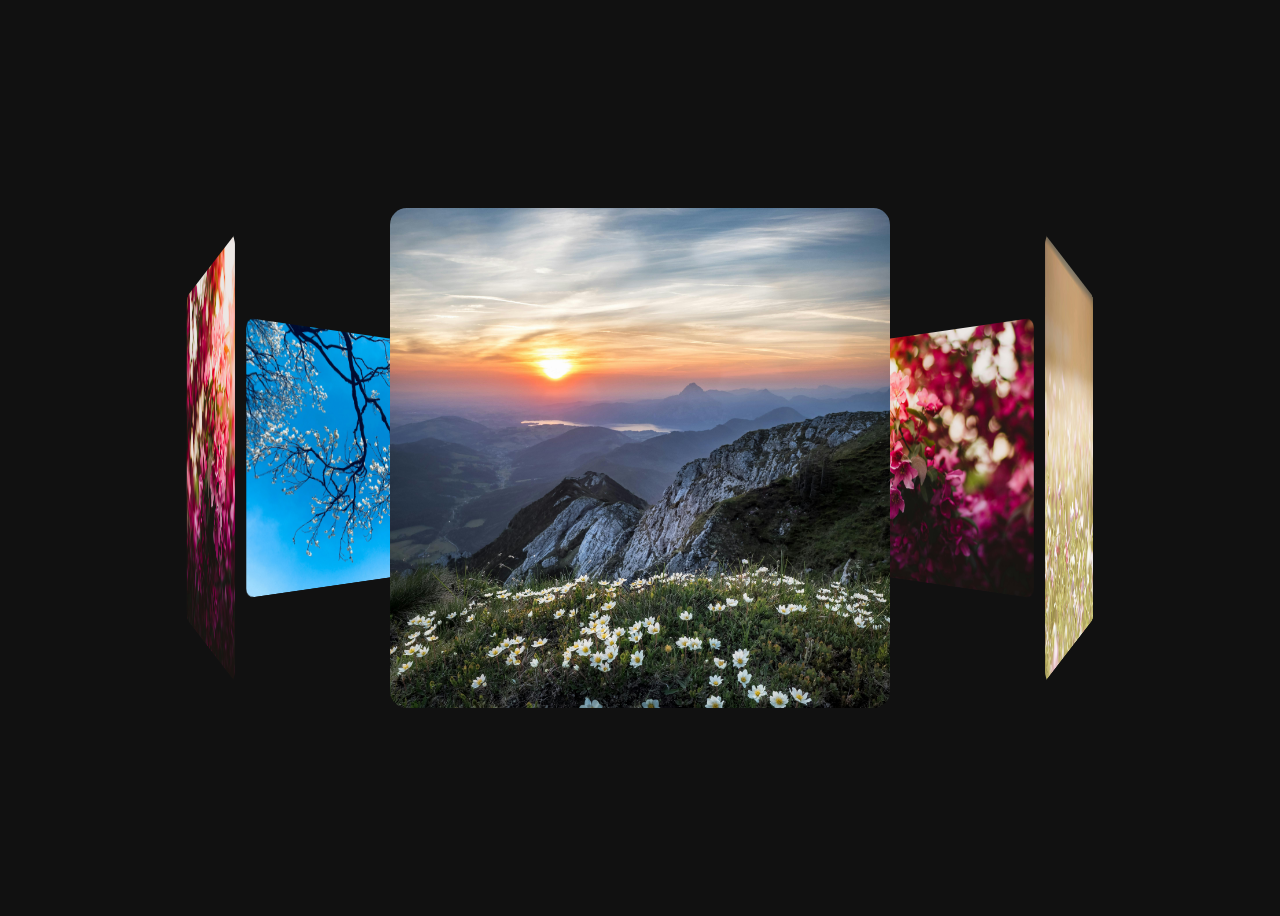
<file: css/index.html>
<!DOCTYPE html>
<html lang="en">
<head>
    <meta charset="UTF-8">
    <meta name="viewport" content="width=device-width, initial-scale=1.0">
    <title>3D Image Slider</title>
    <link rel="stylesheet" href="style.css">
</head>
<body>

<div class="banner">
    <div class="slider">
        <span style="--i:1"><img src="flower1.jpg"></span>
        <span style="--i:2"><img src="flower2.jpg"></span>
        <span style="--i:3"><img src="flower3.jpg"></span>
        <span style="--i:4"><img src="flower4.jpg"></span>
        <span style="--i:5"><img src="flower2.jpg"></span>
        <span style="--i:6"><img src="flower3.jpg"></span>
    </div>
</div>
</body>
</html>
</file>
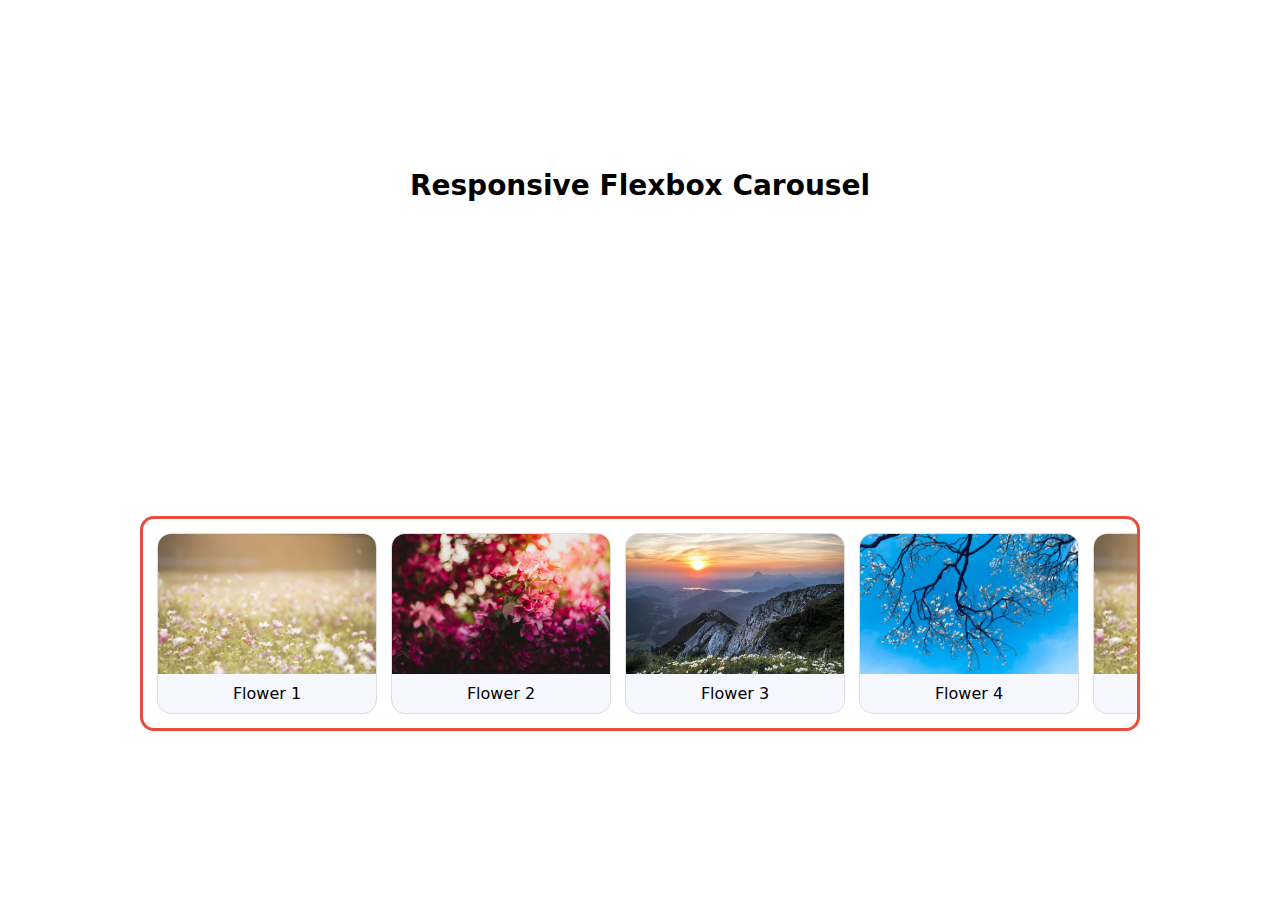
<file: flexbox-carousel/index.html>
<!DOCTYPE html>
<html lang="en">
<head>
    <meta charset="UTF-8">
    <meta name="viewport" content="width=device-width, initial-scale=1.0">
    <title>Document</title>
    <link rel="stylesheet" href="flexbox.css">
</head>
    <body>
  <h1 class="title">Responsive Flexbox Carousel</h1>

  <div class="carousel">
    <div class="track">
    <div class="group">
    <div class="card">
          <img src="flower1.jpg" alt="Flower 1" />
          <p>Flower 1</p>
        </div>
        <div class="card">
          <img src="flower2.jpg" alt="Flower 2" />
          <p>Flower 2</p>
        </div>
        <div class="card">
          <img src="flower3.jpg" alt="Flower 3" />
          <p>Flower 3</p>
        </div>
        <div class="card">
          <img src="flower4.jpg" alt="Flower 4" />
          <p>Flower 4</p>
        </div>
      </div>
      <div class="group" aria-hidden="true">
        <div class="card">
          <img src="flower1.jpg" alt="" />
          <p>Flower 1</p>
        </div>
        <div class="card">
          <img src="flower2.jpg" alt="" />
          <p>Flower 2</p>
        </div>
        <div class="card">
          <img src="flower3.jpg" alt="" />
          <p>Flower 3</p>
        </div>
        <div class="card">
          <img src="flower4.jpg" alt="" />
          <p>Flower 4</p>
        </div>
      </div>
    </div>
  </div>
</body>
</html>
</file>
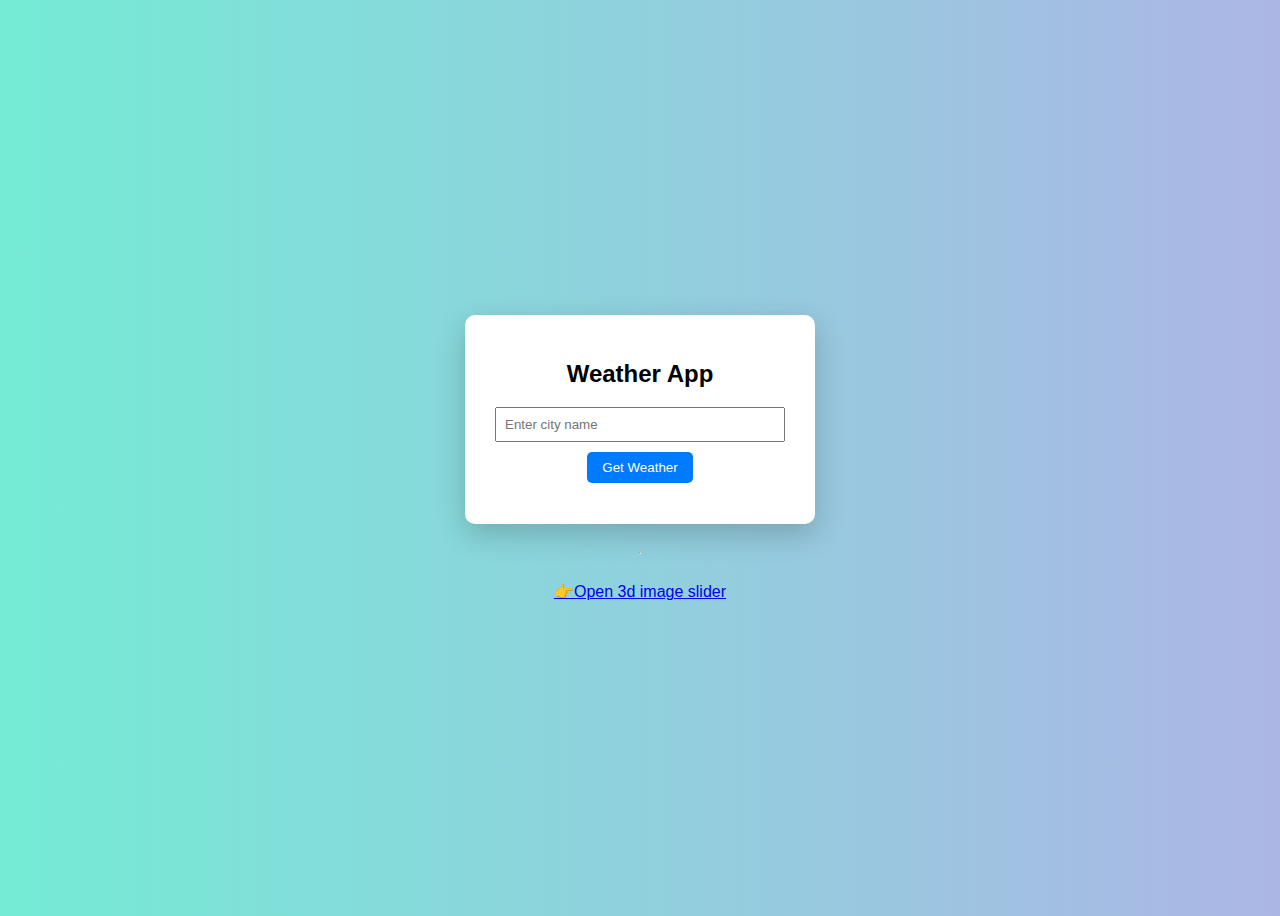
<file: GetWeather/index.html>
<!DOCTYPE html>
<html lang="en">
<head>
    <meta charset="UTF-8">
    <title>Weather App</title>
    <link rel="stylesheet" href="style.css">
</head>
<body>
<div class="page">
    <div class="weather-container">
        <h2>Weather App</h2>

        <input type="text" id="location" placeholder="Enter city name">
        <button onclick="getWeather()">Get Weather</button>
        <div class="result">
            <p id="city"></p>
            <p id="temp"></p>
            <p id="condition"></p>
        </div>
    </div>
<hr>
<div class="Other Project">
<a href="css/index.html" target="_blank"> 👉Open 3d image slider</a>
</div>
</div>
    <script src="script.js"></script>
</body>
</html>
</file>
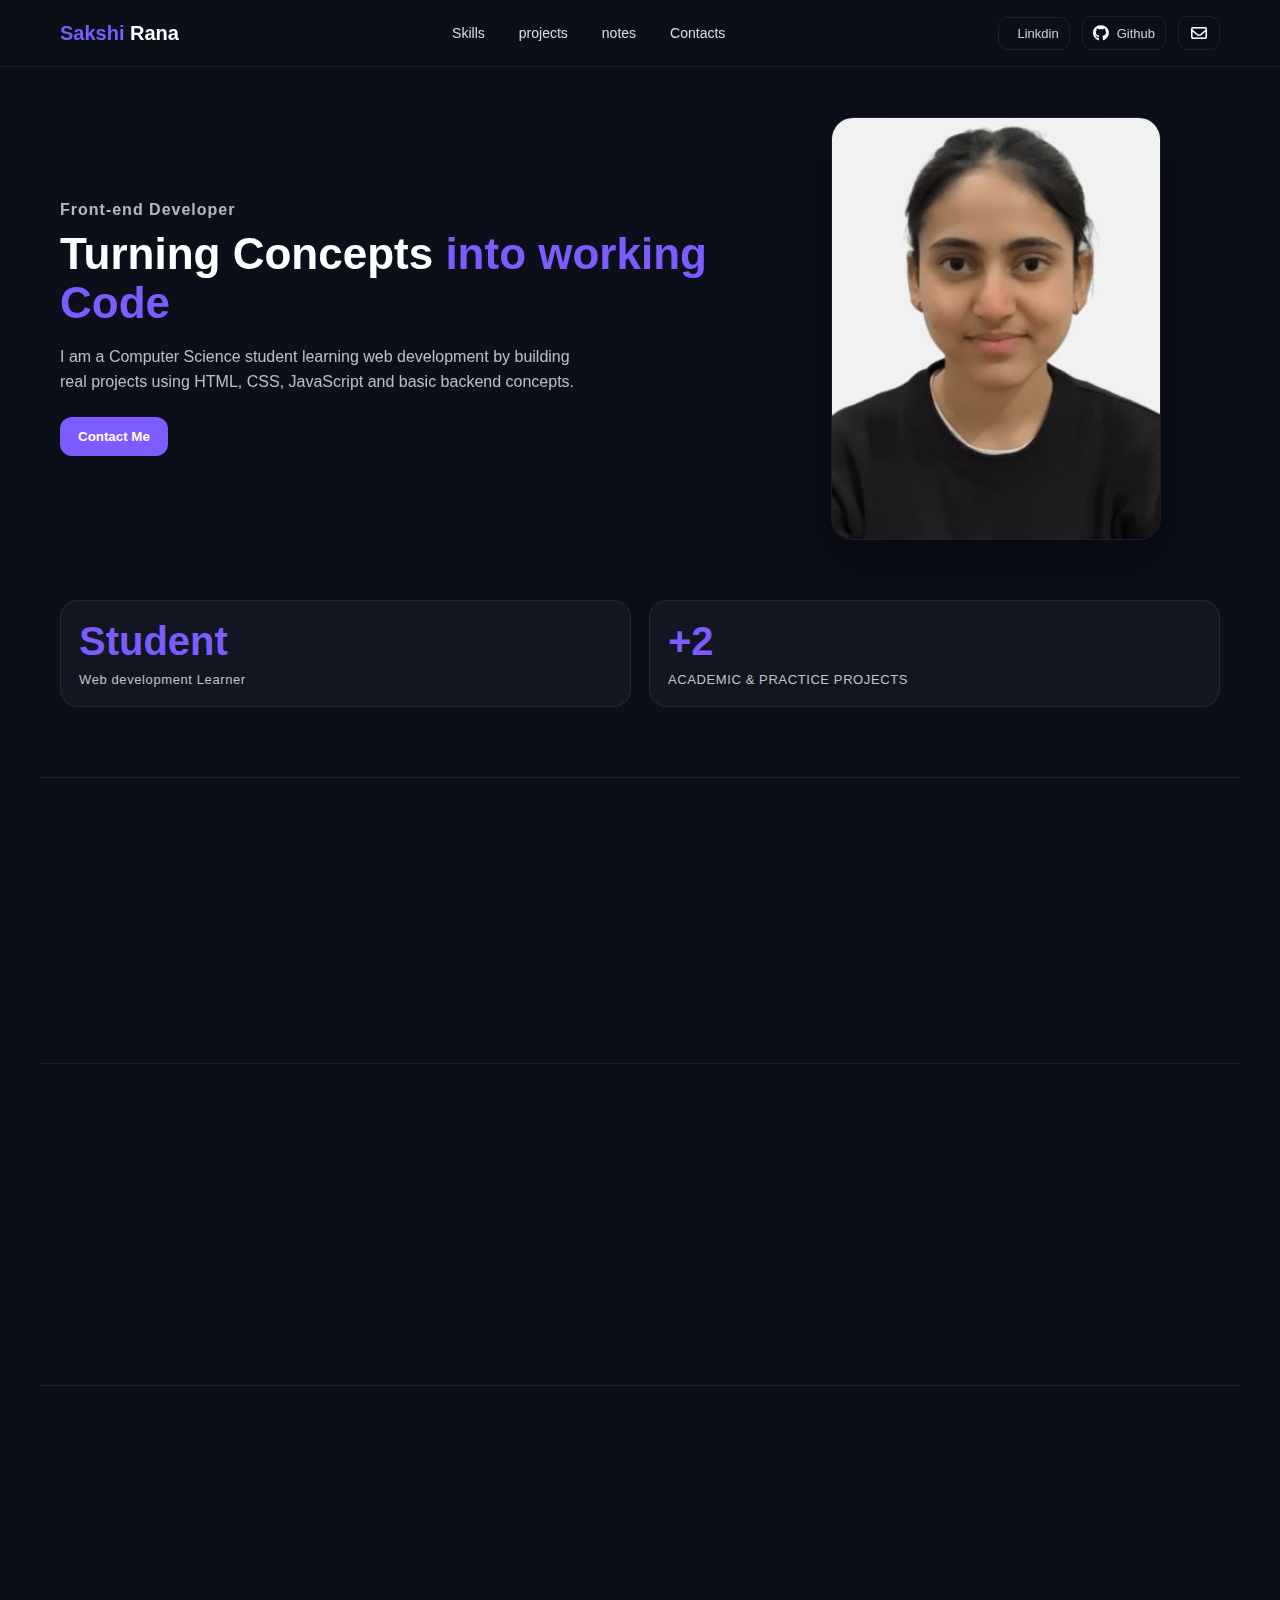
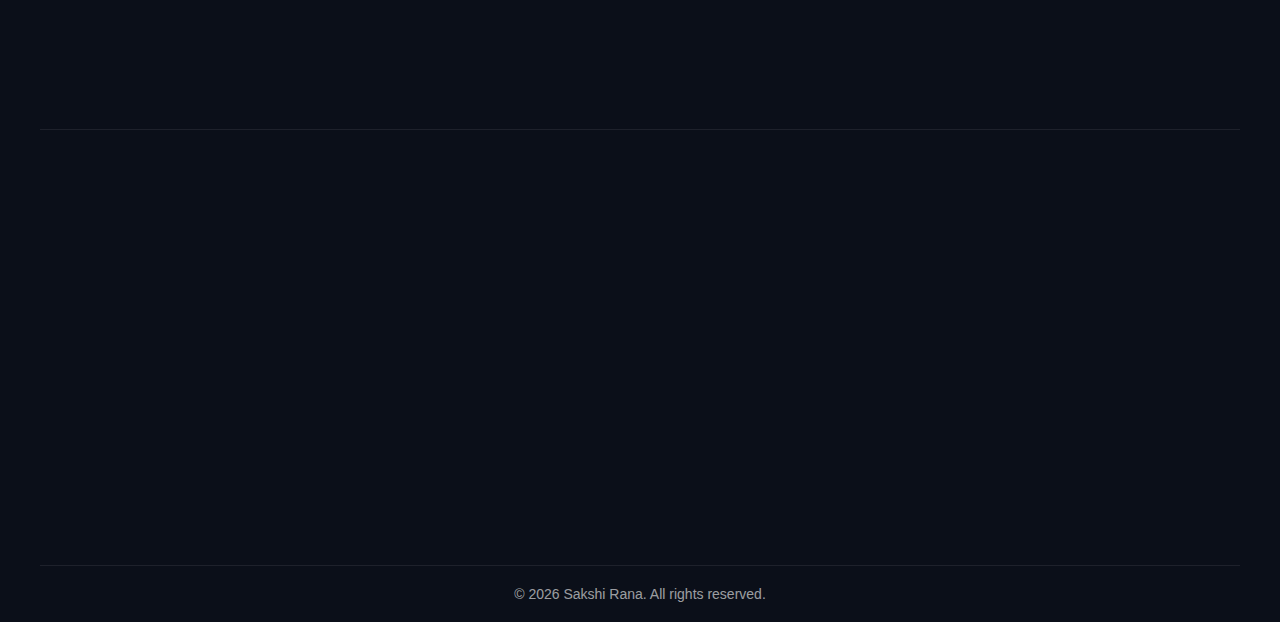
<file: portfolio/index.html>
<!DOCTYPE html>
<html lang="en">
<head>
  <meta charset="UTF-8" />
  <meta name="viewport" content="width=device-width, initial-scale=1.0" />

  <title>Portfolio Website</title>

  <!-- Your CSS -->
  <link rel="stylesheet" href="style.css" />

  <!-- AOS Animations -->
  <link rel="stylesheet" href="https://unpkg.com/aos@next/dist/aos.css" />

  <!-- Font Awesome Icons -->
  <link rel="stylesheet" href="https://cdnjs.cloudflare.com/ajax/libs/font-awesome/6.5.1/css/all.min.css" />
</head>

<body>
  <!-- NAVBAR -->
  <nav>
    <div class="container">
      <div class="logo">
        <h1><strong>Sakshi </strong> Rana</h1>
      </div>

      <div class="links">
        <a href="#services">Skills</a>
        <a href="#works">projects </a>
        <a href="#notes">notes </a>
        <a href="#contact">Contacts</a>
      </div>

      <div class="social-links">
        <a class="Linkdin" href="https://www.linkedin.com/in/sakshi-rana-3b268336a/" target="_blank" rel="noopener">
          <i class="fa-brands fa-x-linkdin "></i>
          <label>Linkdin </label>
        </a>

        <a class="github" href="https://github.com/sr2219947-ctrl" target="_blank" rel="noopener">
          <i class="fa-brands fa-github"></i>
          <label>Github</label>
        </a>

        <a class="mail" href="sr2219947@gmail.com" title="Email">
          <i class="fa-regular fa-envelope"></i>
        </a>
      </div>
    </div>
  </nav>

  <!-- HERO -->
  <section id="home">
    <div class="content">
      <div class="heading">
        <h3 data-aos="fade-right" data-aos-duration="1100" data-aos-delay="200">Front-end Developer</h3>

        <h1 data-aos="fade-right" data-aos-duration="1100" data-aos-delay="400">
          Turning Concepts  <span>into working  Code</span>
        </h1>

        <p data-aos="fade-right" data-aos-duration="1100" data-aos-delay="600">
          I am a Computer Science student learning web development by building real projects
          using HTML, CSS, JavaScript and basic backend concepts.
        </p>
        <button data-aos="fade-right" data-aos-duration="1100" data-aos-delay="800"
          onclick="document.querySelector('#contact').scrollIntoView({behavior:'smooth'})">
          Contact Me 
        </button>
      </div>

      <div class="image" data-aos="fade-left" data-aos-duration="1500">
        <img src="profile.jpg" alt="Profile Image" />
      </div>
    </div>
  </section>

  <!-- STATS -->
  <div class="quality">
    <div class="experience">
      <h1>Student</h1>
      <label>Web development Learner</label>
    </div>

    <div class="experience gap">
      <h1>+2</h1>
      <label>ACADEMIC & PRACTICE PROJECTS</label>
    </div>
  </div>

  <!-- Skills -->
  <section id="skills" class="section-block">
    <h2 data-aos="fade-up" data-aos-duration="900">Skills</h2>

    <div class="cards" data-aos="fade-up" data-aos-duration="900" data-aos-delay="150">
      <div class="card">
        <h3>Html and CSS</h3>
        <p>Creating responsive layouts, forms, and flexbox-carousel</p>
      </div>

      <div class="card">
        <h3>JavaScript (Basics)</h3>
        <p>DOM manipulation, arrays, objects, functions and events.</p>
      </div>

      <div class="card">
        <h3>Git and Git hub</h3>
        <p>Version control, repositories, commits and hosting project</p>
      </div>
    </div>
  </section>

  <!-- projects  -->
  <section id="works" class="section-block">
    <h2 data-aos="fade-up" data-aos-duration="900">my projects </h2>

    <div class="cards" data-aos="fade-up" data-aos-duration="900" data-aos-delay="150">
      <div class="card">
        <h3>Portfolio Website</h3>
        <p>Personal portfolio with AOS animations and responsive design.</p>
        <a class="btn-link" href="" target="_blank" rel="noopener">View Project</a>
      </div>

      <div class="card">
        <h3>To-Do List App</h3>
        <p>A JavaScript based task manager using DOM manipulation.</p>
        <a class="btn-link" href="#" target="_blank" rel="noopener">View Project</a>
      </div>

      <div class="card">
        <h3>Calculator</h3>
        <p>Basic calculator using HTML, CSS and JavaScript logic..</p>
        <a class="btn-link" href="#" target="_blank" rel="noopener">View Project</a>
      </div>
    </div>
  </section>

  <!-- NOTES / BLOG -->
  <section id="notes" class="section-block">
    <h2 data-aos="fade-up" data-aos-duration="900">Notes</h2>

    <div class="cards" data-aos="fade-up" data-aos-duration="900" data-aos-delay="150">
      <div class="card">
        <h3>How I build responsive websites</h3>
        <p>My process to make websites mobile-friendly using CSS and layout techniques.</p>
        <a class="btn-link" href="#" target="_blank" rel="noopener">Read</a>
      </div>

      <div class="card">
        <h3>CSS Grid vs Flexbox</h3>
        <p>When to use Grid and when Flexbox is enough.</p>
        <a class="btn-link" href="#" target="_blank" rel="noopener">Read</a>
      </div>

      <div class="card">
        <h3>JavaScript DOM Basics/ Array Methods</h3>
        <p>Simple DOM examples to understand events and selectors/Practiced map, filter and reduce with real examples..</p>
        <a class="btn-link" href="#" target="_blank" rel="noopener">Read</a>
      </div>
    </div>
  </section>

  <!-- CONTACT -->
  <section id="contact" class="section-block">
    <h2 data-aos="fade-up" data-aos-duration="900">Contact</h2>

    <div class="contact-wrap" data-aos="fade-up" data-aos-duration="900" data-aos-delay="150">
      <div class="contact-info">
        <p><i class="fa-regular fa-envelope"></i> sr2219947@gmail.com</p>
        <p><i class="fa-brands fa-github"></i> github.com/username</p>
        <p><i class="fa-brands fa-x-twitter"></i> Linkdin.com/username</p>
      </div>

      <form class="contact-form" onsubmit="event.preventDefault(); alert('Form submitted (demo)');">
        <input type="text" placeholder="Your Name" required />
        <input type="email" placeholder="Your Email" required />
        <textarea placeholder="Your Message" rows="5" required></textarea>
        <button type="submit">Send Message</button>
      </form>
    </div>
  </section>

  <!-- FOOTER -->
  <footer class="footer">
    <p>© 2026 Sakshi Rana. All rights reserved.</p>
  </footer>

  <!-- AOS JS -->
  <script src="https://unpkg.com/aos@next/dist/aos.js"></script>
  <script>
    AOS.init();
  </script>
</body>
</html>
</file>
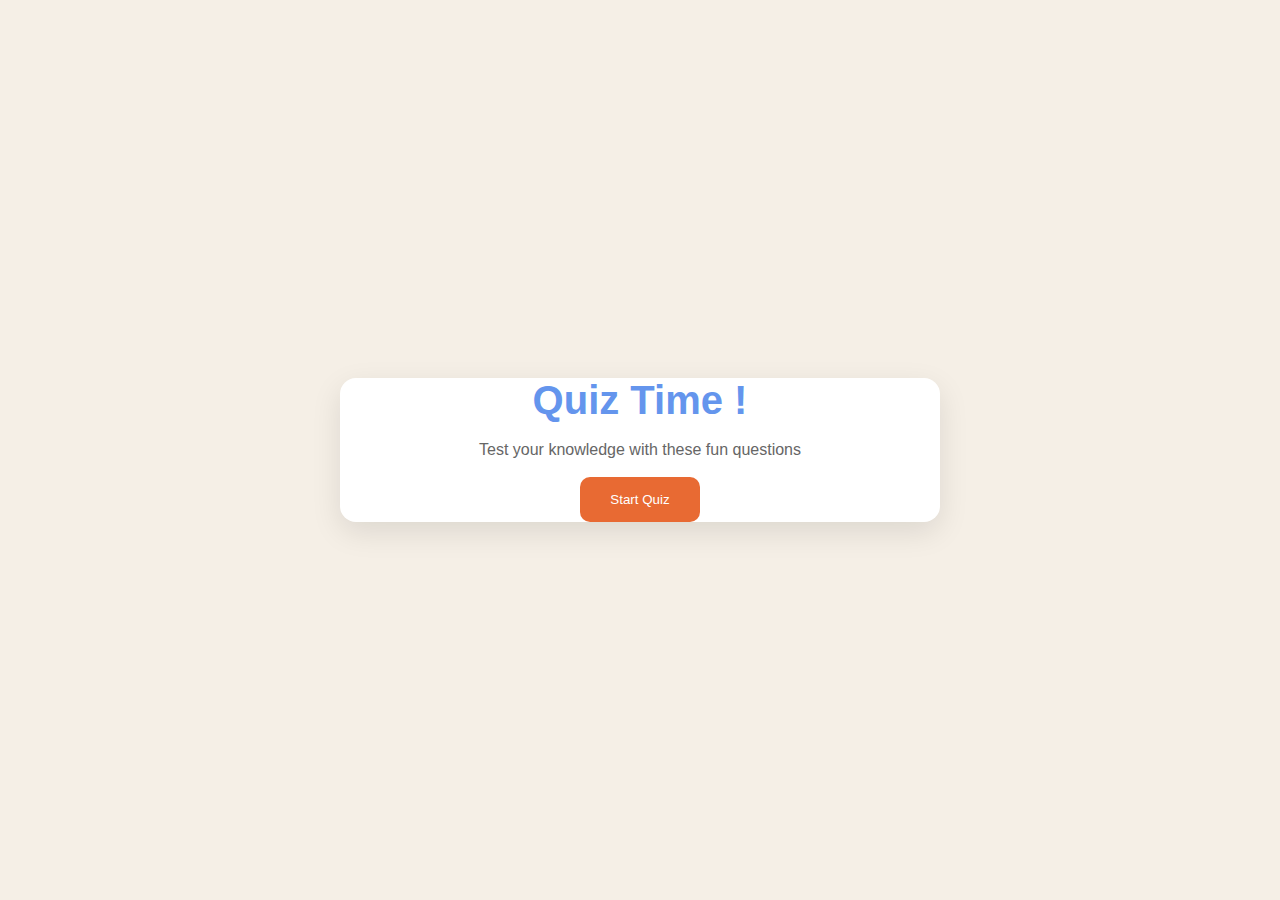
<file: quiz_game/index.html>
<!DOCTYPE html>
<html lang="en">

<head>
    <meta charset="UTF-8">
    <meta name="viewport" content="width=device-width, initial-scale=1.0">
    <title>Quiz Game</title>
    <link rel="stylesheet" href="style.css" />
</head>
<body>
   <div class="container">
    <div class="screen active" id="start-screen">
        <h1>  Quiz Time !  </h1><br>
        <p>  Test your knowledge with these fun questions  </p><br>
        <button id="start-btn">Start Quiz</button><br>
        </div>
        <div class="screen" id="quiz-screen">
            <div class="quiz-header">
                <h2 id="question-text">Question goes here</h2>
               <div class="quiz-info">
                <p>
                    Question<span id="current-question">1</span>of<span id="total- questions">5</span> 
                </p>
                <p>Score:<span id="score">0</span></p>
               </div> 
            </div>
            <div id="answers-container" class="answers-container">
                <!--Answers buttons will be generated here by javascript -->
            </div>
            <div class="progress-bar">
                <div id="progress" class="progress"></div>
            </div>
        </div>
        <div id="results-screen" class="screen">
            <h1>Quiz Results</h1>
            <div class="result-info">
                <p>you scored<span id="final-score"> 0 </span>out of <span id="max-score">5</span></p>

                <div id="result-message">Good job!</div>

            </div>
            <button id="restart-btn">Restart Quiz</button>
    </div>
   </div>
</body>
</html>
</file>
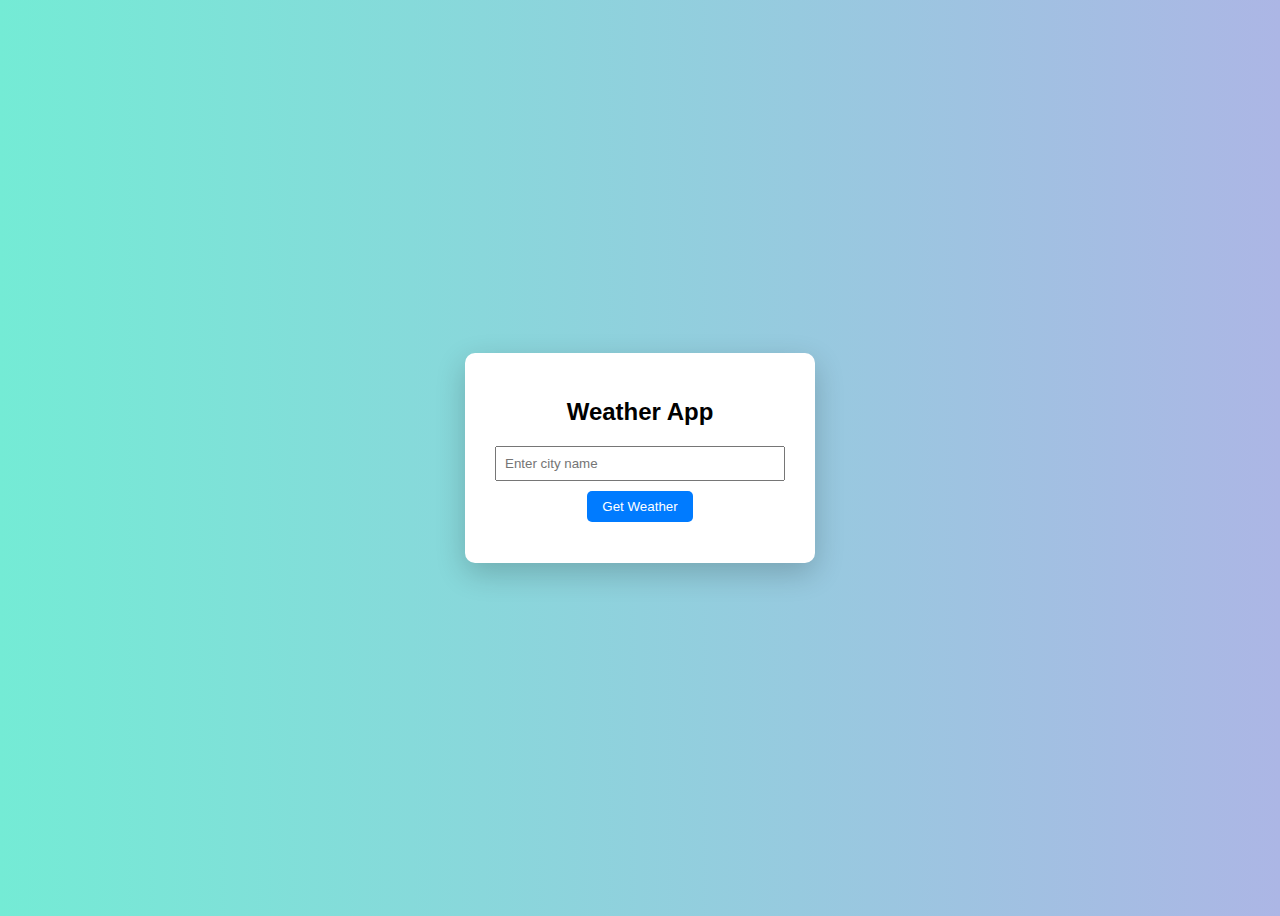
<file: weather.html>
<!DOCTYPE html>
<html lang="en">
<head>
    <meta charset="UTF-8">
    <title>Weather App</title>
    <link rel="stylesheet" href="style.css">
</head>
<body>

    <div class="weather-container">
        <h2>Weather App</h2>

        <input type="text" id="location" placeholder="Enter city name">
        <button onclick="getWeather()">Get Weather</button>

        <div class="result">
            <p id="city"></p>
            <p id="temp"></p>
            <p id="condition"></p>
        </div>
    </div>

    <script src="script.js"></script>
</body>
</html>
</file>
<file: css/style.css>
/* Page center */
body {
    display: flex;
    justify-content: center;
    align-items: center;
    height: 100vh;
    background: #111;
}

/* Banner container */
.banner {
    width: 300px;
    height: 300px;
    perspective: 1000px;
}

/* Slider */
.slider {
    position: relative;
    width: 100%;
    height: 100%;
    transform-style: preserve-3d;
    animation: rotate 20s linear infinite;
}

/* Individual image holders */
.slider span {
    position: absolute;
    width: 100%;
    height: 100%;
    transform: rotateY(calc(var(--i) * 60deg)) translateZ(400px);
}

/* Images */
.slider span img {
    width: 100%;
    height: 100%;
    object-fit: cover;
    border-radius: 10px;
}

/* Rotation animation */
@keyframes rotate {
    from {
        transform: rotateY(0deg);
    }
    to {
        transform: rotateY(360deg);
    }
}
</file>
<file: flexbox-carousel/flexbox.css>
* {
  margin: 0;
  padding: 0;
  box-sizing: border-box;
}

body {
  min-height: 100vh;
  display: grid;
  place-items: center;
  gap: 16px;
  font-family: system-ui, Arial, sans-serif;
  padding: 20px;
}

.title {
  font-size: clamp(18px, 3vw, 28px);
}

.carousel {
  width: min(1000px, 95vw);
  overflow: hidden;                
  border: 3px solid #e74c3c;
  border-radius: 14px;
  padding: 14px;
  background: #fff;
}

/* This moves continuously */
.track {
  display: flex;
  width: max-content;
  animation: scroll 5s linear infinite;
}

/* Each group contains same items; 2 groups  seamless loop */
.group {
  display: flex;
  align-items: stretch;
  gap: 14px;
  padding-right: 14px;
}

.card {
  flex: 0 0 auto;
  width: clamp(140px, 22vw, 220px);
  border-radius: 14px;
  overflow: hidden;
  border: 1px solid #ddd;
  background: #f7f7ff;
}

/* Image responsive */
.card img {
  width: 100%;
  height: clamp(90px, 14vw, 140px);
  object-fit: cover;
  display: block;
}

/* Text */
.card p {
  padding: 10px;
  font-size: clamp(14px, 2vw, 16px);
  text-align: center;
}

/* Seamless infinite scroll: move exactly half (because 2 groups) */
@keyframes scroll {
  from { transform: translateX(0); }
  to   { transform: translateX(-50%); }
}

.carousel:hover .track {
  animation-play-state: paused;
}

/*  accessibility */
@media (prefers-reduced-motion: reduce) {
  .track {
    animation: none;
  }
}
</file>
<file: GetWeather/style.css>
body {
    font-family: Arial, sans-serif;
    background: linear-gradient(to right, #74ebd5, #acb6e5);
    display: flex;
    justify-content: center;
    align-items: center;
    height: 100vh;
}

.weather-container {
    background: white;
    padding: 25px;
    width: 300px;
    text-align: center;
    border-radius: 10px;
    box-shadow: 0 5px 15px rgba(0,0,0,0.2);
}

input {
    width: 90%;
    padding: 8px;
    margin-bottom: 10px;
}

button {
    padding: 8px 15px;
    background-color: #007BFF;
    color: white;
    border: none;
    cursor: pointer;
    border-radius: 5px;
}

button:hover {
    background-color: #0056b3;
}

.result {
    margin-top: 15px;
    font-size: 16px;
}
/* Full page center */
.page {
  min-height: 100vh;
  display: flex;
  flex-direction: column;
  justify-content: center;   /* vertical center */
  align-items: center;       /* horizontal center */
  gap: 20px;
}

/* Weather card */
.weather-container {
  background: #fff;
  padding: 25px;
  border-radius: 10px;
  width: 300px;
  text-align: center;
  box-shadow: 0 10px 30px rgba(0,0,0,0.2);
}

/* Link at bottom */
.other-project a {
  text-decoration: none;
  font-size: 14px;
  color: #004aad;
}

.other-project a:hover {
  text-decoration: underline;
}
</file>
<file: portfolio/style.css>
/* =========================
   GLOBAL
========================= */
*{
  margin: 0;
  padding: 0;
  box-sizing: border-box;
  font-family: Arial, Helvetica, sans-serif;
}

html{
  scroll-behavior: smooth;
}

body{
  background: #0b0f19;
  color: #ffffff;
  overflow-x: hidden;
}

/* =========================
   NAVBAR
========================= */
nav{
  position: sticky;
  top: 0;
  z-index: 999;
  background: rgba(11, 15, 25, 0.85);
  backdrop-filter: blur(10px);
  border-bottom: 1px solid rgba(255,255,255,0.08);
}

.container{
  max-width: 1200px;
  margin: 0 auto;
  padding: 16px 20px;
  display: flex;
  align-items: center;
  justify-content: space-between;
  gap: 20px;
}

.logo h1{
  font-size: 20px;
  font-weight: 600;
}

.logo strong{
  color: #7c5cff;
}

/* Nav links */
.links{
  display: flex;
  gap: 18px;
  flex-wrap: wrap;
}

.links a{
  text-decoration: none;
  color: rgba(255,255,255,0.85);
  font-size: 14px;
  transition: 0.2s;
  padding: 6px 8px;
  border-radius: 10px;
}

.links a:hover{
  color: #7c5cff;
  background: rgba(124,92,255,0.10);
}

/* Social Links */
.social-links{
  display: flex;
  align-items: center;
  gap: 12px;
}

.social-links a{
  text-decoration: none;
  color: inherit;
}

.social-links > a{
  display: flex;
  align-items: center;
  gap: 8px;
  padding: 8px 10px;
  border-radius: 10px;
  border: 1px solid rgba(255,255,255,0.08);
  cursor: pointer;
  transition: 0.2s;
}

.social-links > a:hover{
  border-color: rgba(124,92,255,0.7);
  transform: translateY(-1px);
}

.social-links i{
  font-size: 16px;
  color: #ffffff;
}

.social-links label{
  font-size: 13px;
  color: rgba(255,255,255,0.8);
  cursor: pointer;
}

.social-links .mail{
  padding: 8px 12px;
}

/* =========================
   HERO SECTION
========================= */
section{
  max-width: 1200px;
  margin: 0 auto;
  padding: 50px 20px;
}

.content{
  display: grid;
  grid-template-columns: 1.2fr 0.8fr;
  gap: 40px;
  align-items: center;
}

.heading h3{
  font-size: 16px;
  letter-spacing: 1px;
  color: rgba(255,255,255,0.7);
  margin-bottom: 10px;
}

.heading h1{
  font-size: 44px;
  line-height: 1.12;
  margin-bottom: 16px;
}

.heading h1 span{
  color: #7c5cff;
}

.heading p{
  color: rgba(255,255,255,0.72);
  font-size: 16px;
  line-height: 1.6;
  max-width: 520px;
  margin-bottom: 22px;
}

.heading button{
  background: #7c5cff;
  border: none;
  outline: none;
  padding: 12px 18px;
  border-radius: 12px;
  color: #fff;
  font-weight: 600;
  cursor: pointer;
  transition: 0.2s;
}

.heading button:hover{
  transform: translateY(-2px);
  box-shadow: 0 10px 25px rgba(124,92,255,0.25);
}

/* Hero image */
.image{
  display: flex;
  justify-content: center;
}

.image img{
  width: 330px;
  max-width: 100%;
  border-radius: 22px;
  border: 1px solid rgba(255,255,255,0.08);
  box-shadow: 0 20px 50px rgba(0,0,0,0.35);
}

/* =========================
   STATS (QUALITY)
========================= */
.quality{
  max-width: 1200px;
  margin: 0 auto;
  padding: 10px 20px 50px;
  display: grid;
  grid-template-columns: 1fr 1fr;
  gap: 18px;
}

.experience{
  border: 1px solid rgba(255,255,255,0.08);
  border-radius: 18px;
  padding: 18px;
  background: rgba(255,255,255,0.03);
}

.experience h1{
  font-size: 40px;
  color: #7c5cff;
  margin-bottom: 6px;
}

.experience label{
  color: rgba(255,255,255,0.75);
  font-size: 13px;
  letter-spacing: 0.6px;
}

/* =========================
   SECTION BLOCKS (Services/Works/Notes/Contact)
========================= */
.section-block{
  border-top: 1px solid rgba(255,255,255,0.08);
  padding-top: 40px;
  margin-top: 20px;
}

.section-block h2{
  font-size: 26px;
  margin-bottom: 16px;
}

/* Cards layout */
.cards{
  display: grid;
  grid-template-columns: repeat(3, 1fr);
  gap: 16px;
  margin-top: 14px;
}

.card{
  border: 1px solid rgba(255,255,255,0.08);
  background: rgba(255,255,255,0.03);
  border-radius: 18px;
  padding: 18px;
  transition: 0.2s;
}

.card:hover{
  transform: translateY(-3px);
  border-color: rgba(124,92,255,0.65);
}

.card h3{
  font-size: 18px;
  margin-bottom: 10px;
}

.card p{
  color: rgba(255,255,255,0.72);
  line-height: 1.6;
  font-size: 14px;
  margin-bottom: 14px;
}

.btn-link{
  display: inline-block;
  text-decoration: none;
  color: #ffffff;
  font-size: 14px;
  font-weight: 600;
  background: rgba(124,92,255,0.18);
  border: 1px solid rgba(124,92,255,0.35);
  padding: 9px 12px;
  border-radius: 12px;
  transition: 0.2s;
}

.btn-link:hover{
  background: rgba(124,92,255,0.30);
  transform: translateY(-1px);
}

/* =========================
   CONTACT
========================= */
.contact-wrap{
  display: grid;
  grid-template-columns: 1fr 1fr;
  gap: 18px;
  margin-top: 18px;
}

.contact-info{
  border: 1px solid rgba(255,255,255,0.08);
  background: rgba(255,255,255,0.03);
  border-radius: 18px;
  padding: 18px;
}

.contact-info p{
  display: flex;
  align-items: center;
  gap: 10px;
  color: rgba(255,255,255,0.78);
  margin-bottom: 12px;
}

.contact-info i{
  color: #7c5cff;
}

/* Contact form */
.contact-form{
  border: 1px solid rgba(255,255,255,0.08);
  background: rgba(255,255,255,0.03);
  border-radius: 18px;
  padding: 18px;
  display: flex;
  flex-direction: column;
  gap: 12px;
}

.contact-form input,
.contact-form textarea{
  width: 100%;
  padding: 12px 12px;
  border-radius: 12px;
  border: 1px solid rgba(255,255,255,0.10);
  background: rgba(0,0,0,0.25);
  color: #fff;
  outline: none;
}

.contact-form input::placeholder,
.contact-form textarea::placeholder{
  color: rgba(255,255,255,0.5);
}

.contact-form input:focus,
.contact-form textarea:focus{
  border-color: rgba(124,92,255,0.8);
  box-shadow: 0 0 0 3px rgba(124,92,255,0.15);
}

.contact-form button{
  background: #7c5cff;
  border: none;
  outline: none;
  padding: 12px 16px;
  border-radius: 12px;
  color: #fff;
  font-weight: 700;
  cursor: pointer;
  transition: 0.2s;
}

.contact-form button:hover{
  transform: translateY(-2px);
  box-shadow: 0 10px 25px rgba(124,92,255,0.25);
}

/* =========================
   FOOTER
========================= */
.footer{
  max-width: 1200px;
  margin: 0 auto;
  padding: 20px;
  border-top: 1px solid rgba(255,255,255,0.08);
  text-align: center;
  color: rgba(255,255,255,0.6);
  font-size: 14px;
}

/* =========================
   RESPONSIVE
========================= */
@media (max-width: 900px){
  .container{
    flex-wrap: wrap;
  }

  .content{
    grid-template-columns: 1fr;
  }

  .heading h1{
    font-size: 36px;
  }

  .quality{
    grid-template-columns: 1fr;
  }

  .cards{
    grid-template-columns: 1fr;
  }

  .contact-wrap{
    grid-template-columns: 1fr;
  }
}.profile-img{
  width: 260px;
  height: 260px;
  object-fit: cover;
  border-radius: 50%;   /* makes it circle */
  border: 4px solid rgba(124,92,255,0.6);
  box-shadow: 0 0 30px rgba(124,92,255,0.5);
}

/* Optional animation (looks awesome 🔥) */
.profile-img:hover{
  transform: scale(1.05);
}
</file>
<file: quiz_game/style.css>
*{
    margin:0;
    padding:0;
    box-sizing:border-box;
}
body{
    background :#f5efe6;
    display:flex;
    justify-content:center;
    align-items:center;
    min-height:100vh;
    padding: 1rem;
    font-family: sans-serif;
}
.container{
    background-color: white;
    border-radius:1rem;
    box-shadow: 0 10px 30px rgba(0,0,0,0.1);
    width:100%;
    max-width :600px;
    overflow:hidden;
    position:relative;
}
/* SCREENS */
.screen{
    display:none;
    padding:2 rem;
    text-align:center;
}
.screen.active{
    display:block;
}
/* START SCREEN */
#start-screen h1{
    color:cornflowerblue ;
    margin: bottom 20px;
    font-size:2.5rem;
}
#start-screen p{
    color:#666; 
    margin: bottom 30px;
    font-size:1.1 rem;
}
.quiz-header{
    margin-bottom: 1rem;
}
#question-text{
    color:#333;
    font-size:1.5 rem;
    margin-bottom:1 rem;
    line-height:1.4;
}
.quiz-info{
    display:flex;
    justify-content:space-between;
    color:#666;
    margin-bottom:10px;
}
.answers-container{
    display:flex;
    flex-direction:column;
    gap:10px;
    margin-bottom:25px;
}
.answer-btn{
    background-color:#f8f0e5;
    color:#333;
    border:2px solid #eadbc8;
    border-radius:10px;
    padding:1rem;
    cursor:pointer;
    text-align:left;
transition:all 0.3s ease;
}

.answewr-btn:hover{
    background-color:#eadbc8;
    border-color:#dac0ae;
}
.answer-btn.correct{
    background-color:#e6fff0;
    border-color: #a3f0c4;
    color:#28a745
}
.answer-btn.incorrect{
    background-color:#ff0f0f;
    border-color:#ffbdbd;
    color:#dc3545;
}
.progress-bar{
    height:10px;
    background-color:#f8f0e5;
    border-radius:5px;
    overflow:hidden;
    margin-top:20px;
}
.progress{
    height:100%;
    background-color:#e86a33;
    width: 0%;
    transition: width 0.3s ease;
}
/* RESULT SCREEN */
#result-screen h2{
    color:#e86a33;
    margin-bottom:30px;
}
.result-info{
    background-color:#f8f0e5;
    border-radius:10px;
    padding:20px;
    margin-bottom:30px;
}
.result-info p{
    font-size:1.2 rem;
    color:#333;
    margin-bottom: 1rem;
}
#result-message{
    font-size:1.5rem;
    font-weight:600;
    color:#e86a33
}
button{
    background-color: #e86a33;
    color:white;
    border:none;
    border-radius:10px;
    padding:15px 30px;
    font-size:1.1 rem;
    cursor:pointer;
    transition :background-color 0.3s ease;
}
button:hover{
    background-color:#d45b28;
}
/*responsive design*/
@media(max-width:500px){
    .screen{
        padding:1 rem;
    }
    #start-screen h1{
        font-size:2 rem;
    }
    #question-text{font-size:1.3 rem;}
.answer-btn{
    padding:12px;
}
button
{padding:12px 25px;
font-size:1rem;
}
}
</file>
<file: style.css>
body {
    font-family: Arial, sans-serif;
    background: linear-gradient(to right, #74ebd5, #acb6e5);
    display: flex;
    justify-content: center;
    align-items: center;
    height: 100vh;
}

.weather-container {
    background: white;
    padding: 25px;
    width: 300px;
    text-align: center;
    border-radius: 10px;
    box-shadow: 0 5px 15px rgba(0,0,0,0.2);
}

input {
    width: 90%;
    padding: 8px;
    margin-bottom: 10px;
}

button {
    padding: 8px 15px;
    background-color: #007BFF;
    color: white;
    border: none;
    cursor: pointer;
    border-radius: 5px;
}

button:hover {
    background-color: #0056b3;
}

.result {
    margin-top: 15px;
    font-size: 16px;
}
/* Full page center */
.page {
  min-height: 100vh;
  display: flex;
  flex-direction: column;
  justify-content: center;   /* vertical center */
  align-items: center;       /* horizontal center */
  gap: 20px;
}

/* Weather card */
.weather-container {
  background: #fff;
  padding: 25px;
  border-radius: 10px;
  width: 300px;
  text-align: center;
  box-shadow: 0 10px 30px rgba(0,0,0,0.2);
}

/* Link at bottom */
.other-project a {
  text-decoration: none;
  font-size: 14px;
  color: #004aad;
}

.other-project a:hover {
  text-decoration: underline;
}
</file>
